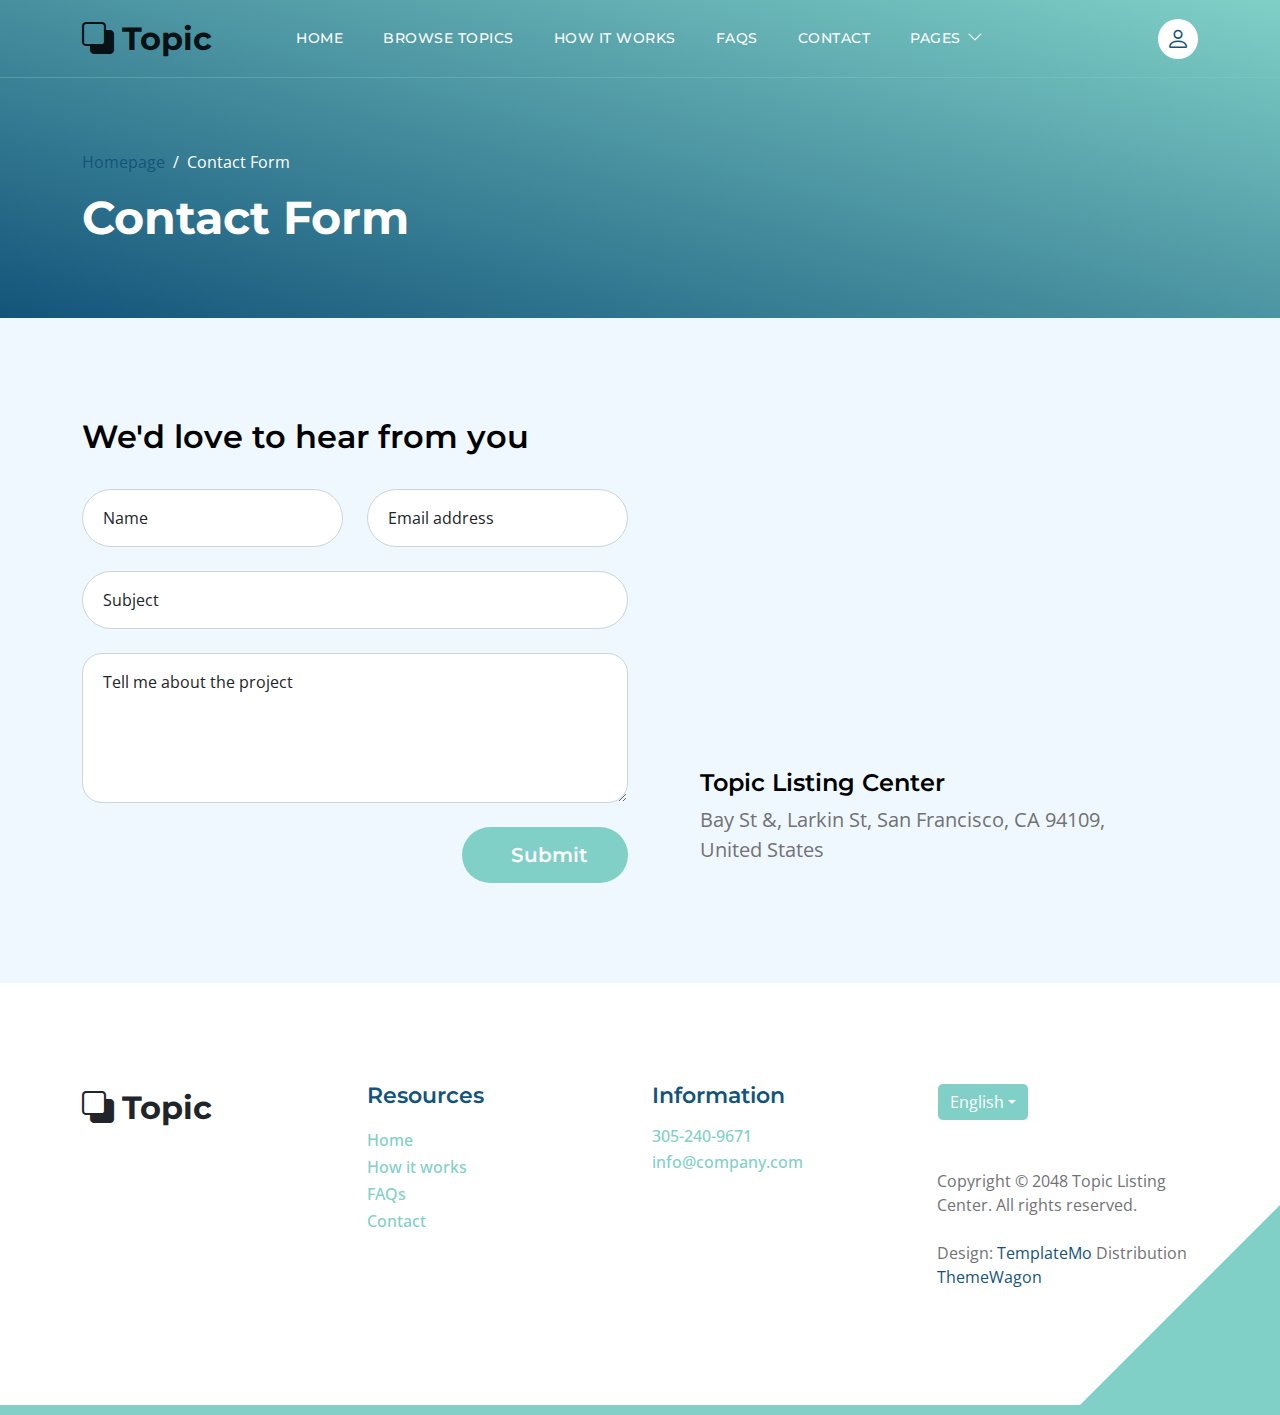
<file: contact.html>
<!doctype html>
<html lang="en">
    <head>
        <meta charset="utf-8">
        <meta name="viewport" content="width=device-width, initial-scale=1">

        <meta name="description" content="">
        <meta name="author" content="">

        <title>Topic Listing Contact Page</title>

        <!-- CSS FILES -->        
        <link rel="preconnect" href="https://fonts.googleapis.com">
        
        <link rel="preconnect" href="https://fonts.gstatic.com" crossorigin>

        <link href="https://fonts.googleapis.com/css2?family=Montserrat:wght@500;600;700&family=Open+Sans&display=swap" rel="stylesheet">
                        
        <link href="css/bootstrap.min.css" rel="stylesheet">

        <link href="css/bootstrap-icons.css" rel="stylesheet">

        <link href="css/templatemo-topic-listing.css" rel="stylesheet">
<!--

TemplateMo 590 topic listing

https://templatemo.com/tm-590-topic-listing

-->
    </head>
    
    <body class="topics-listing-page" id="top">

        <main>

            <nav class="navbar navbar-expand-lg">
                <div class="container">
                    <a class="navbar-brand" href="index.html">
                        <i class="bi-back"></i>
                        <span>Topic</span>
                    </a>

                    <div class="d-lg-none ms-auto me-4">
                        <a href="#top" class="navbar-icon bi-person smoothscroll"></a>
                    </div>
    
                    <button class="navbar-toggler" type="button" data-bs-toggle="collapse" data-bs-target="#navbarNav" aria-controls="navbarNav" aria-expanded="false" aria-label="Toggle navigation">
                        <span class="navbar-toggler-icon"></span>
                    </button>
    
                    <div class="collapse navbar-collapse" id="navbarNav">
                        <ul class="navbar-nav ms-lg-5 me-lg-auto">
                            <li class="nav-item">
                                <a class="nav-link click-scroll" href="index.html#section_1">Home</a>
                            </li>

                            <li class="nav-item">
                                <a class="nav-link click-scroll" href="index.html#section_2">Browse Topics</a>
                            </li>
    
                            <li class="nav-item">
                                <a class="nav-link click-scroll" href="index.html#section_3">How it works</a>
                            </li>

                            <li class="nav-item">
                                <a class="nav-link click-scroll" href="index.html#section_4">FAQs</a>
                            </li>
    
                            <li class="nav-item">
                                <a class="nav-link click-scroll" href="index.html#section_5">Contact</a>
                            </li>

                            <li class="nav-item dropdown">
                                <a class="nav-link dropdown-toggle" href="#section_5" id="navbarLightDropdownMenuLink" role="button" data-bs-toggle="dropdown" aria-expanded="false">Pages</a>

                                <ul class="dropdown-menu dropdown-menu-light" aria-labelledby="navbarLightDropdownMenuLink">
                                    <li><a class="dropdown-item" href="topics-listing.html">Topics Listing</a></li>

                                    <li><a class="dropdown-item active" href="contact.html">Contact Form</a></li>
                                </ul>
                            </li>
                        </ul>

                        <div class="d-none d-lg-block">
                            <a href="#top" class="navbar-icon bi-person smoothscroll"></a>
                        </div>
                    </div>
                </div>
            </nav>


            <header class="site-header d-flex flex-column justify-content-center align-items-center">
                <div class="container">
                    <div class="row align-items-center">

                        <div class="col-lg-5 col-12">
                            <nav aria-label="breadcrumb">
                                <ol class="breadcrumb">
                                    <li class="breadcrumb-item"><a href="index.html">Homepage</a></li>

                                    <li class="breadcrumb-item active" aria-current="page">Contact Form</li>
                                </ol>
                            </nav>

                            <h2 class="text-white">Contact Form</h2>
                        </div>

                    </div>
                </div>
            </header>


            <section class="section-padding section-bg">
                <div class="container">
                    <div class="row">

                        <div class="col-lg-12 col-12">
                            <h3 class="mb-4 pb-2">We'd love to hear from you</h3>
                        </div>

                        <div class="col-lg-6 col-12">
                            <form action="#" method="post" class="custom-form contact-form" role="form">
                                <div class="row">
                                    <div class="col-lg-6 col-md-6 col-12">
                                        <div class="form-floating">
                                            <input type="text" name="name" id="name" class="form-control" placeholder="Name" required="">
                                            
                                            <label for="floatingInput">Name</label>
                                        </div>
                                    </div>

                                    <div class="col-lg-6 col-md-6 col-12"> 
                                        <div class="form-floating">
                                            <input type="email" name="email" id="email" pattern="[^ @]*@[^ @]*" class="form-control" placeholder="Email address" required="">
                                            
                                            <label for="floatingInput">Email address</label>
                                        </div>
                                    </div>

                                    <div class="col-lg-12 col-12">
                                        <div class="form-floating">
                                            <input type="text" name="subject" id="name" class="form-control" placeholder="Name" required="">
                                            
                                            <label for="floatingInput">Subject</label>
                                        </div>

                                        <div class="form-floating">
                                            <textarea class="form-control" id="message" name="message" placeholder="Tell me about the project"></textarea>
                                            
                                            <label for="floatingTextarea">Tell me about the project</label>
                                        </div>
                                    </div>

                                    <div class="col-lg-4 col-12 ms-auto">
                                        <button type="submit" class="form-control">Submit</button>
                                    </div>

                                </div>
                            </form>
                        </div>

                        <div class="col-lg-5 col-12 mx-auto mt-5 mt-lg-0">
                            <iframe class="google-map" src="https://www.google.com/maps/embed?pb=!1m18!1m12!1m3!1d2595.065641062665!2d-122.4230416990949!3d37.80335401520422!2m3!1f0!2f0!3f0!3m2!1i1024!2i768!4f13.1!3m3!1m2!1s0x80858127459fabad%3A0x808ba520e5e9edb7!2sFrancisco%20Park!5e1!3m2!1sen!2sth!4v1684340239744!5m2!1sen!2sth" width="100%" height="250" style="border:0;" allowfullscreen="" loading="lazy" referrerpolicy="no-referrer-when-downgrade"></iframe>

                            <h5 class="mt-4 mb-2">Topic Listing Center</h5>

                            <p>Bay St &amp;, Larkin St, San Francisco, CA 94109, United States</p>
                        </div>

                    </div>
                </div>
            </section>
        </main>

        <footer class="site-footer section-padding">
            <div class="container">
                <div class="row">

                    <div class="col-lg-3 col-12 mb-4 pb-2">
                        <a class="navbar-brand mb-2" href="index.html">
                            <i class="bi-back"></i>
                            <span>Topic</span>
                        </a>
                    </div>

                    <div class="col-lg-3 col-md-4 col-6">
                        <h6 class="site-footer-title mb-3">Resources</h6>

                        <ul class="site-footer-links">
                            <li class="site-footer-link-item">
                                <a href="#" class="site-footer-link">Home</a>
                            </li>

                            <li class="site-footer-link-item">
                                <a href="#" class="site-footer-link">How it works</a>
                            </li>

                            <li class="site-footer-link-item">
                                <a href="#" class="site-footer-link">FAQs</a>
                            </li>

                            <li class="site-footer-link-item">
                                <a href="#" class="site-footer-link">Contact</a>
                            </li>
                        </ul>
                    </div>

                    <div class="col-lg-3 col-md-4 col-6 mb-4 mb-lg-0">
                        <h6 class="site-footer-title mb-3">Information</h6>

                        <p class="text-white d-flex mb-1">
                            <a href="tel: 305-240-9671" class="site-footer-link">
                                305-240-9671
                            </a>
                        </p>

                        <p class="text-white d-flex">
                            <a href="mailto:info@company.com" class="site-footer-link">
                                info@company.com
                            </a>
                        </p>
                    </div>

                    <div class="col-lg-3 col-md-4 col-12 mt-4 mt-lg-0 ms-auto">
                        <div class="dropdown">
                            <button class="btn btn-secondary dropdown-toggle" type="button" data-bs-toggle="dropdown" aria-expanded="false">
                            English</button>

                            <ul class="dropdown-menu">
                                <li><button class="dropdown-item" type="button">Thai</button></li>

                                <li><button class="dropdown-item" type="button">Myanmar</button></li>

                                <li><button class="dropdown-item" type="button">Arabic</button></li>
                            </ul>
                        </div>

                        <p class="copyright-text mt-lg-5 mt-4">Copyright © 2048 Topic Listing Center. All rights reserved.
                        <br><br>Design: <a rel="nofollow" href="https://templatemo.com" target="_blank">TemplateMo</a> Distribution <a href="https://themewagon.com">ThemeWagon</a></p>
                        
                    </div>

                </div>
            </div>
        </footer>

        <!-- JAVASCRIPT FILES -->
        <script src="js/jquery.min.js"></script>
        <script src="js/bootstrap.bundle.min.js"></script>
        <script src="js/jquery.sticky.js"></script>
        <script src="js/custom.js"></script>

    </body>
</html>
</file>
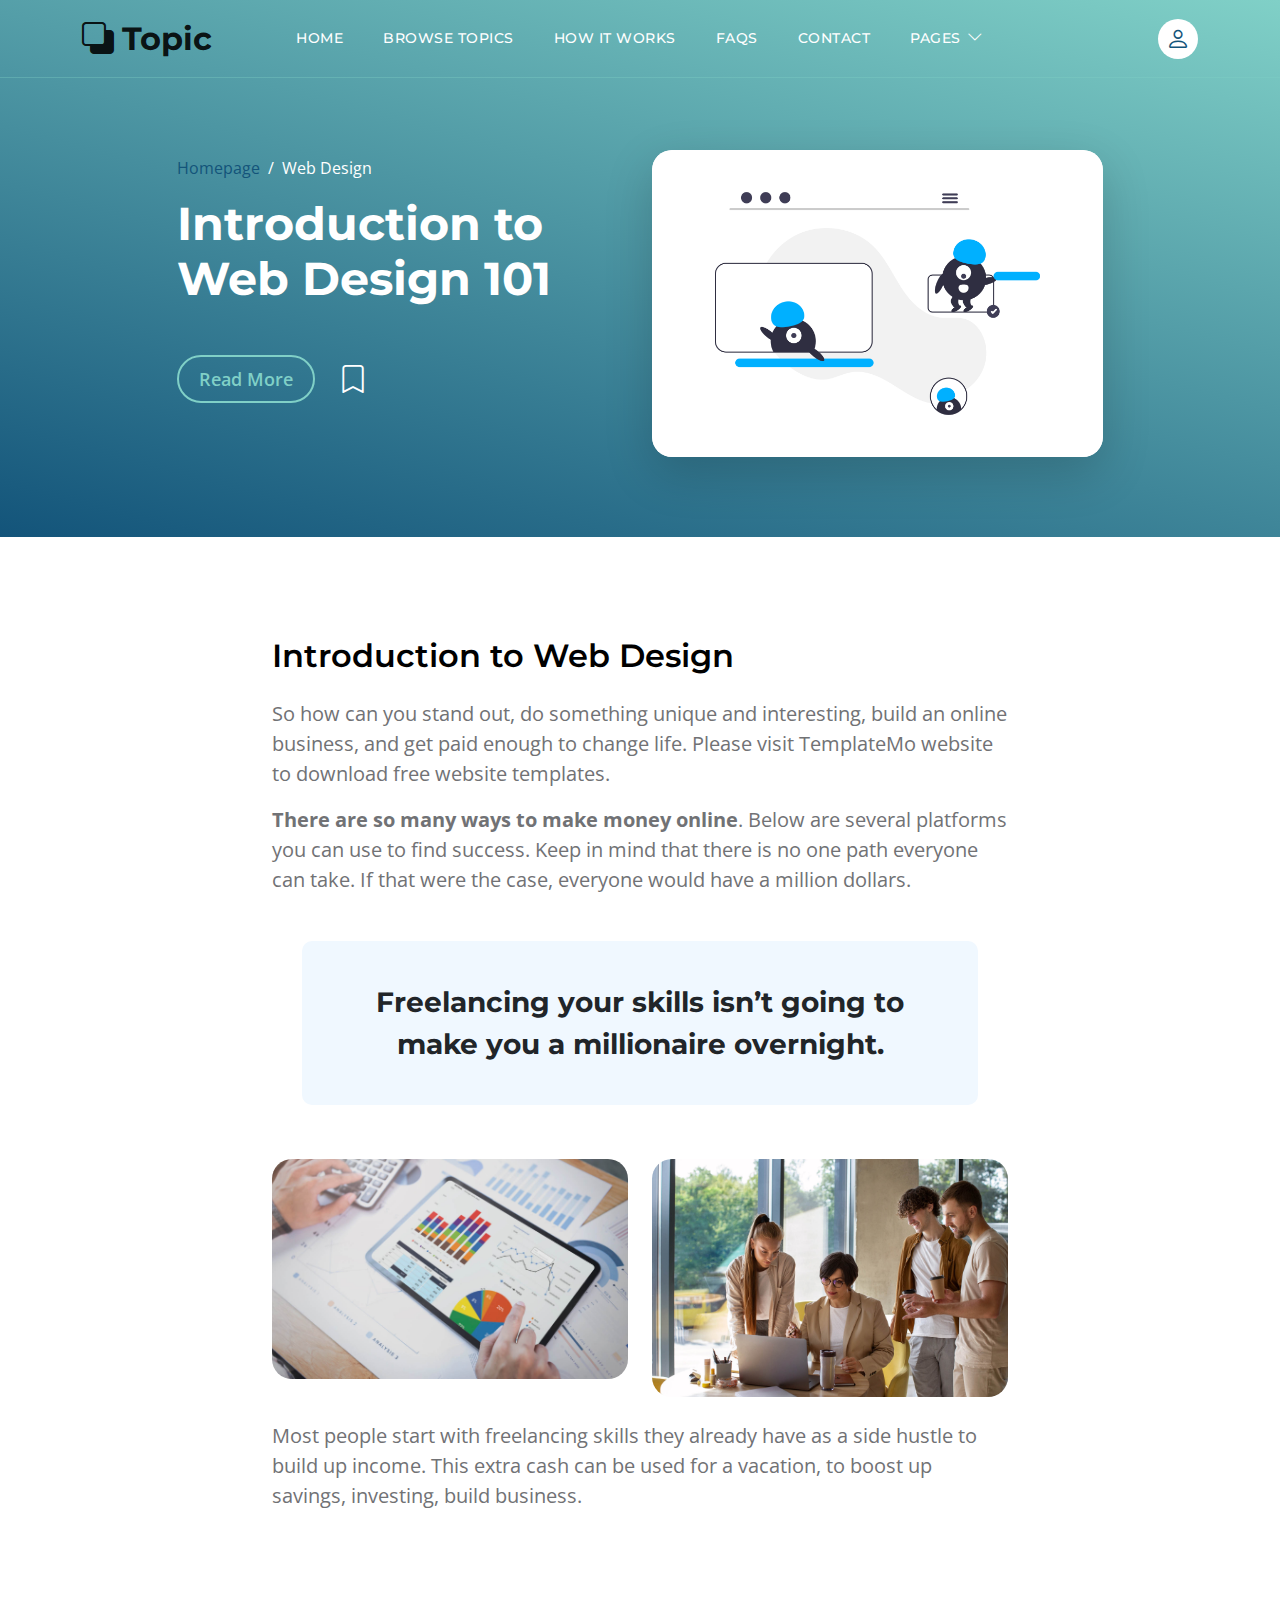
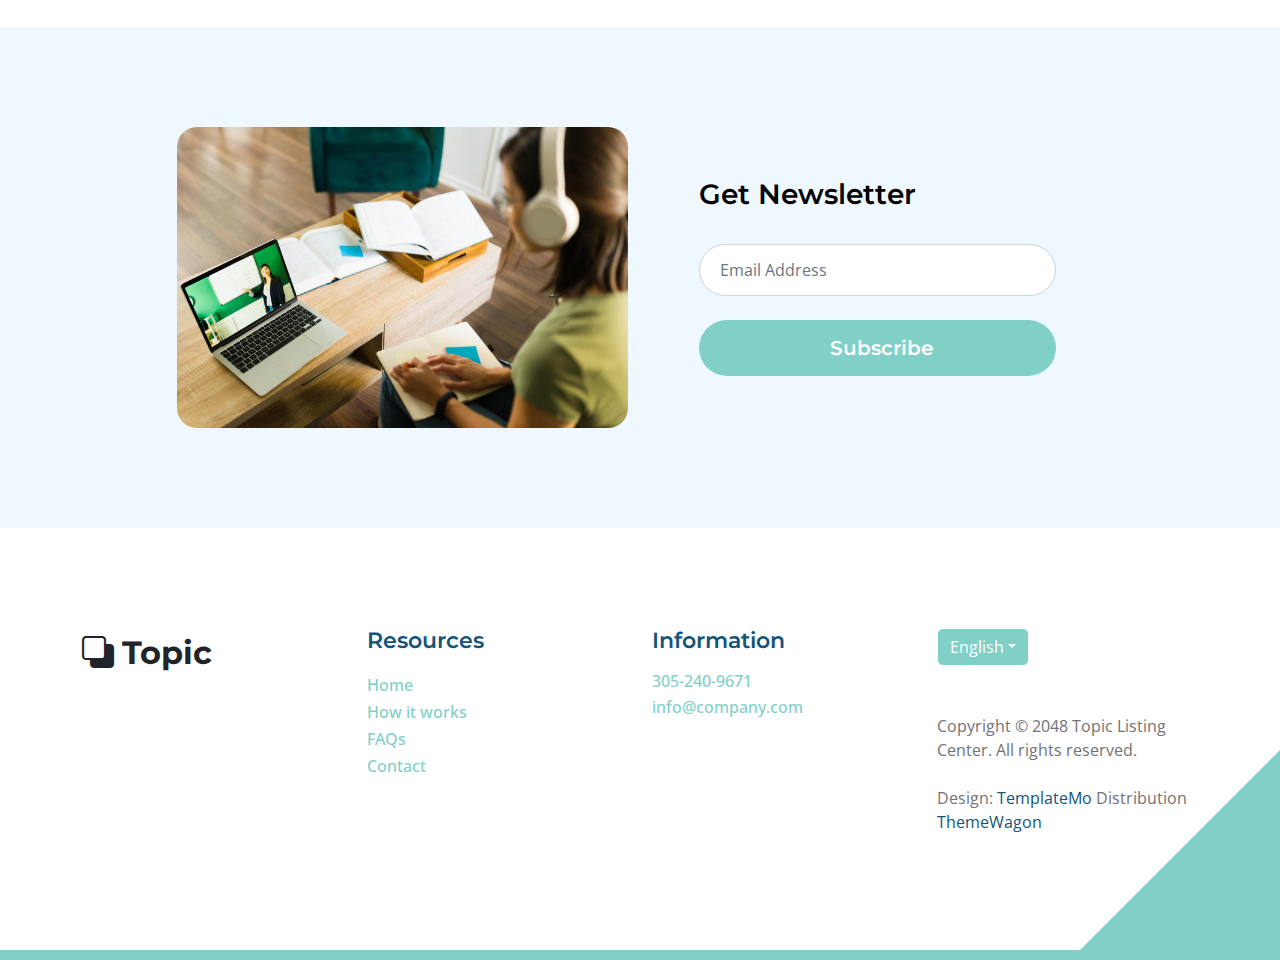
<file: topics-detail.html>
<!doctype html>
<html lang="en">
    <head>
        <meta charset="utf-8">
        <meta name="viewport" content="width=device-width, initial-scale=1">

        <meta name="description" content="">
        <meta name="author" content="">

        <title>Topic Detail Page</title>

        <!-- CSS FILES -->        
        <link rel="preconnect" href="https://fonts.googleapis.com">
        
        <link rel="preconnect" href="https://fonts.gstatic.com" crossorigin>

        <link href="https://fonts.googleapis.com/css2?family=Montserrat:wght@500;600;700&family=Open+Sans&display=swap" rel="stylesheet">
                        
        <link href="css/bootstrap.min.css" rel="stylesheet">

        <link href="css/bootstrap-icons.css" rel="stylesheet">

        <link href="css/templatemo-topic-listing.css" rel="stylesheet">
<!--

TemplateMo 590 topic listing

https://templatemo.com/tm-590-topic-listing

-->
    </head>
    
    <body id="top">

        <main>

            <nav class="navbar navbar-expand-lg">
                <div class="container">
                    <a class="navbar-brand" href="index.html">
                        <i class="bi-back"></i>
                        <span>Topic</span>
                    </a>

                    <div class="d-lg-none ms-auto me-4">
                        <a href="#top" class="navbar-icon bi-person smoothscroll"></a>
                    </div>
    
                    <button class="navbar-toggler" type="button" data-bs-toggle="collapse" data-bs-target="#navbarNav" aria-controls="navbarNav" aria-expanded="false" aria-label="Toggle navigation">
                        <span class="navbar-toggler-icon"></span>
                    </button>
    
                    <div class="collapse navbar-collapse" id="navbarNav">
                        <ul class="navbar-nav ms-lg-5 me-lg-auto">
                            <li class="nav-item">
                                <a class="nav-link click-scroll" href="index.html#section_1">Home</a>
                            </li>

                            <li class="nav-item">
                                <a class="nav-link click-scroll" href="index.html#section_2">Browse Topics</a>
                            </li>
    
                            <li class="nav-item">
                                <a class="nav-link click-scroll" href="index.html#section_3">How it works</a>
                            </li>

                            <li class="nav-item">
                                <a class="nav-link click-scroll" href="index.html#section_4">FAQs</a>
                            </li>
    
                            <li class="nav-item">
                                <a class="nav-link click-scroll" href="index.html#section_5">Contact</a>
                            </li>

                            <li class="nav-item dropdown">
                                <a class="nav-link dropdown-toggle" href="#section_5" id="navbarLightDropdownMenuLink" role="button" data-bs-toggle="dropdown" aria-expanded="false">Pages</a>

                                <ul class="dropdown-menu dropdown-menu-light" aria-labelledby="navbarLightDropdownMenuLink">
                                    <li><a class="dropdown-item" href="topics-listing.html">Topics Listing</a></li>

                                    <li><a class="dropdown-item" href="contact.html">Contact Form</a></li>
                                </ul>
                            </li>
                        </ul>

                        <div class="d-none d-lg-block">
                            <a href="#top" class="navbar-icon bi-person smoothscroll"></a>
                        </div>
                    </div>
                </div>
            </nav>
            

            <header class="site-header d-flex flex-column justify-content-center align-items-center">
                <div class="container">
                    <div class="row justify-content-center align-items-center">

                        <div class="col-lg-5 col-12 mb-5">
                            <nav aria-label="breadcrumb">
                                <ol class="breadcrumb">
                                    <li class="breadcrumb-item"><a href="index.html">Homepage</a></li>

                                    <li class="breadcrumb-item active" aria-current="page">Web Design</li>
                                </ol>
                            </nav>

                            <h2 class="text-white">Introduction to <br> Web Design 101</h2>

                            <div class="d-flex align-items-center mt-5">
                                <a href="#topics-detail" class="btn custom-btn custom-border-btn smoothscroll me-4">Read More</a>

                                <a href="#top" class="custom-icon bi-bookmark smoothscroll"></a>
                            </div>
                        </div>

                        <div class="col-lg-5 col-12">
                            <div class="topics-detail-block bg-white shadow-lg">
                                <img src="images/topics/undraw_Remote_design_team_re_urdx.png" class="topics-detail-block-image img-fluid">
                            </div>
                        </div>

                    </div>
                </div>
            </header>


            <section class="topics-detail-section section-padding" id="topics-detail">
                <div class="container">
                    <div class="row">

                        <div class="col-lg-8 col-12 m-auto">
                            <h3 class="mb-4">Introduction to Web Design</h3>

                            <p>So how can you stand out, do something unique and interesting, build an online business, and get paid enough to change life. Please visit TemplateMo website to download free website templates.</p>

                            <p><strong>There are so many ways to make money online</strong>. Below are several platforms you can use to find success. Keep in mind that there is no one path everyone can take. If that were the case, everyone would have a million dollars.</p>

                            <blockquote>
                                Freelancing your skills isn’t going to make you a millionaire overnight.
                            </blockquote>

                            <div class="row my-4">
                                <div class="col-lg-6 col-md-6 col-12">
                                    <img src="images/businesswoman-using-tablet-analysis.jpg" class="topics-detail-block-image img-fluid">
                                </div>

                                <div class="col-lg-6 col-md-6 col-12 mt-4 mt-lg-0 mt-md-0">
                                    <img src="images/colleagues-working-cozy-office-medium-shot.jpg" class="topics-detail-block-image img-fluid">
                                </div>
                            </div>

                            <p>Most people start with freelancing skills they already have as a side hustle to build up income. This extra cash can be used for a vacation, to boost up savings, investing, build business.</p>
                        </div>

                    </div>
                </div>
            </section>


            <section class="section-padding section-bg">
                <div class="container">
                    <div class="row justify-content-center">

                        <div class="col-lg-5 col-12">
                            <img src="images/rear-view-young-college-student.jpg" class="newsletter-image img-fluid" alt="">
                        </div>

                        <div class="col-lg-5 col-12 subscribe-form-wrap d-flex justify-content-center align-items-center">
                            <form class="custom-form subscribe-form" action="#" method="post" role="form">
                                <h4 class="mb-4 pb-2">Get Newsletter</h4>

                                <input type="email" name="subscribe-email" id="subscribe-email" pattern="[^ @]*@[^ @]*" class="form-control" placeholder="Email Address" required="">

                                <div class="col-lg-12 col-12">
                                    <button type="submit" class="form-control">Subscribe</button>
                                </div>
                            </form>
                        </div>

                    </div>
                </div>
            </section>
        </main>
		
        <footer class="site-footer section-padding">
            <div class="container">
                <div class="row">

                    <div class="col-lg-3 col-12 mb-4 pb-2">
                        <a class="navbar-brand mb-2" href="index.html">
                            <i class="bi-back"></i>
                            <span>Topic</span>
                        </a>
                    </div>

                    <div class="col-lg-3 col-md-4 col-6">
                        <h6 class="site-footer-title mb-3">Resources</h6>

                        <ul class="site-footer-links">
                            <li class="site-footer-link-item">
                                <a href="#" class="site-footer-link">Home</a>
                            </li>

                            <li class="site-footer-link-item">
                                <a href="#" class="site-footer-link">How it works</a>
                            </li>

                            <li class="site-footer-link-item">
                                <a href="#" class="site-footer-link">FAQs</a>
                            </li>

                            <li class="site-footer-link-item">
                                <a href="#" class="site-footer-link">Contact</a>
                            </li>
                        </ul>
                    </div>

                    <div class="col-lg-3 col-md-4 col-6 mb-4 mb-lg-0">
                        <h6 class="site-footer-title mb-3">Information</h6>

                        <p class="text-white d-flex mb-1">
                            <a href="tel: 305-240-9671" class="site-footer-link">
                                305-240-9671
                            </a>
                        </p>

                        <p class="text-white d-flex">
                            <a href="mailto:info@company.com" class="site-footer-link">
                                info@company.com
                            </a>
                        </p>
                    </div>

                    <div class="col-lg-3 col-md-4 col-12 mt-4 mt-lg-0 ms-auto">
                        <div class="dropdown">
                            <button class="btn btn-secondary dropdown-toggle" type="button" data-bs-toggle="dropdown" aria-expanded="false">
                            English</button>

                            <ul class="dropdown-menu">
                                <li><button class="dropdown-item" type="button">Thai</button></li>

                                <li><button class="dropdown-item" type="button">Myanmar</button></li>

                                <li><button class="dropdown-item" type="button">Arabic</button></li>
                            </ul>
                        </div>

                        <p class="copyright-text mt-lg-5 mt-4">Copyright © 2048 Topic Listing Center. All rights reserved.
                        <br><br>Design: <a rel="nofollow" href="https://templatemo.com" target="_blank">TemplateMo</a> Distribution <a href="https://themewagon.com">ThemeWagon</a></p>
                        
                    </div>

                </div>
            </div>
        </footer>

        <!-- JAVASCRIPT FILES -->
        <script src="js/jquery.min.js"></script>
        <script src="js/bootstrap.bundle.min.js"></script>
        <script src="js/jquery.sticky.js"></script>
        <script src="js/custom.js"></script>

    </body>
</html>
</file>
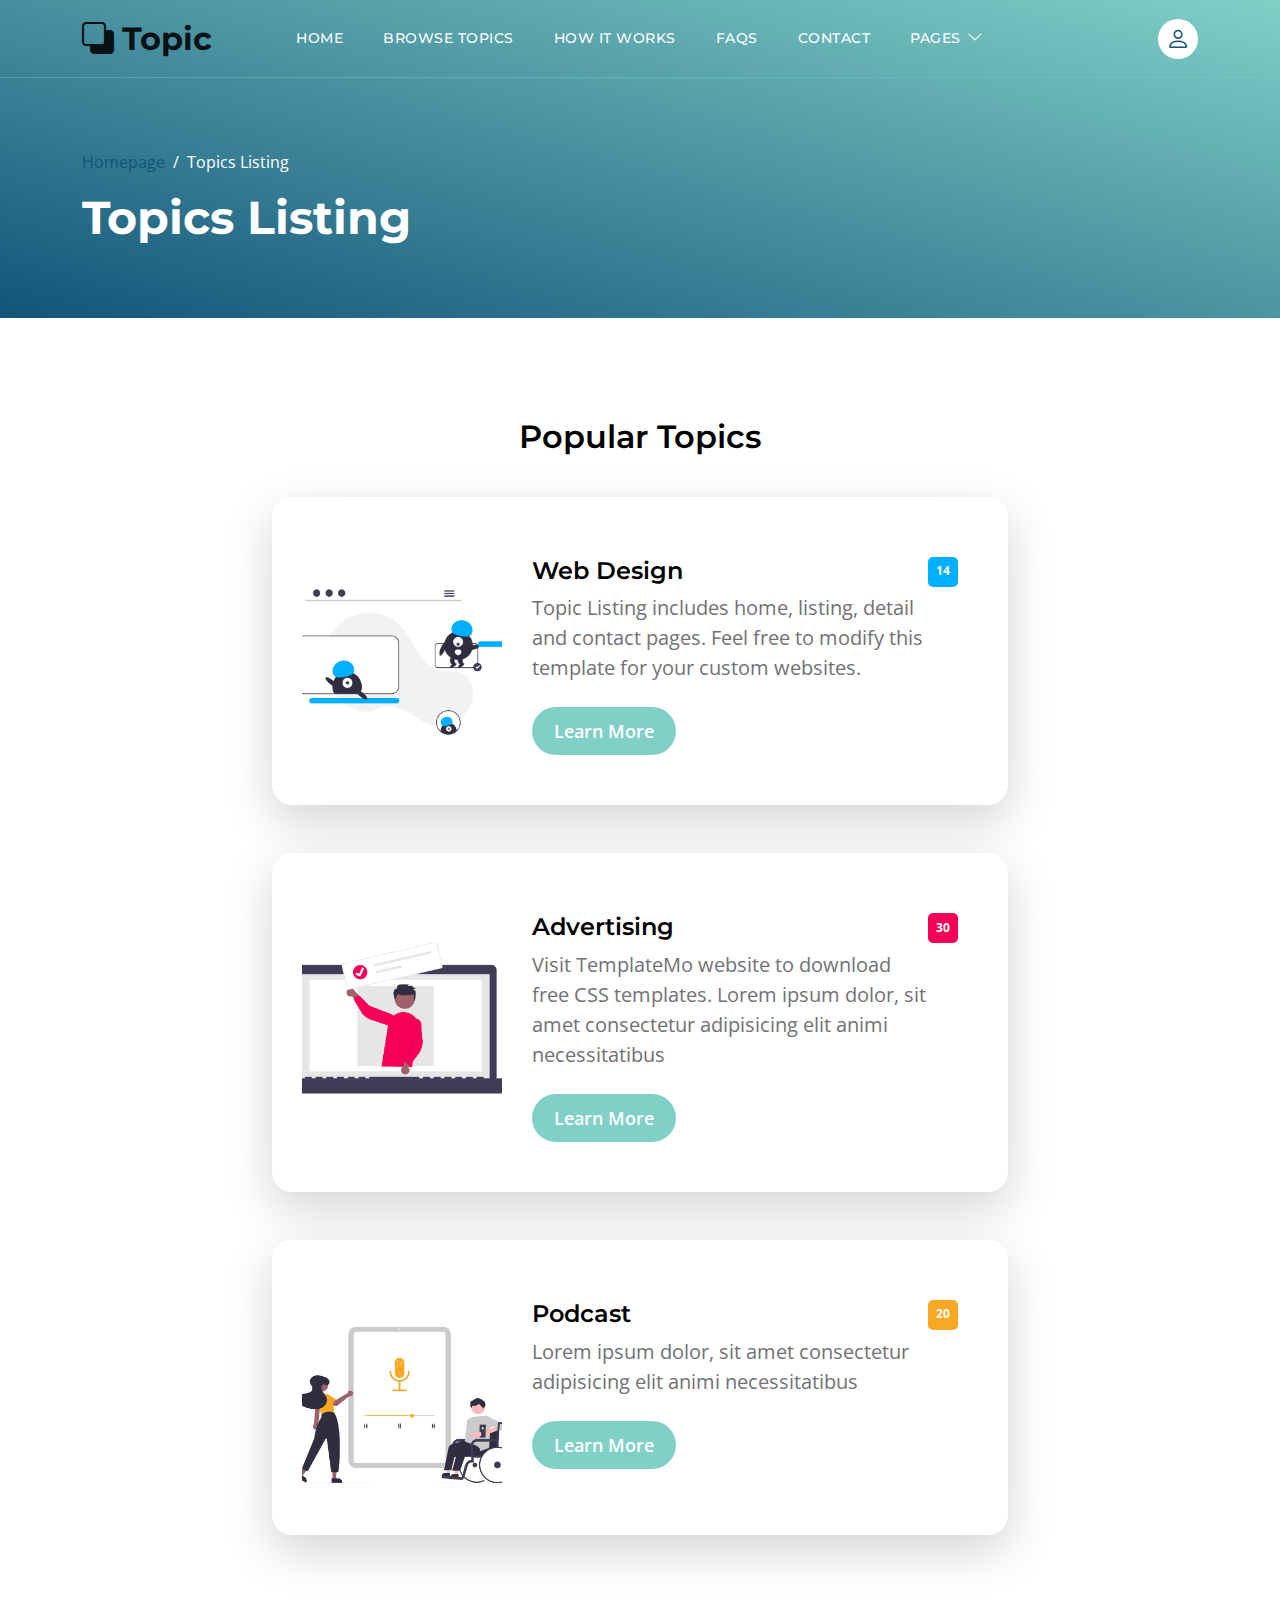
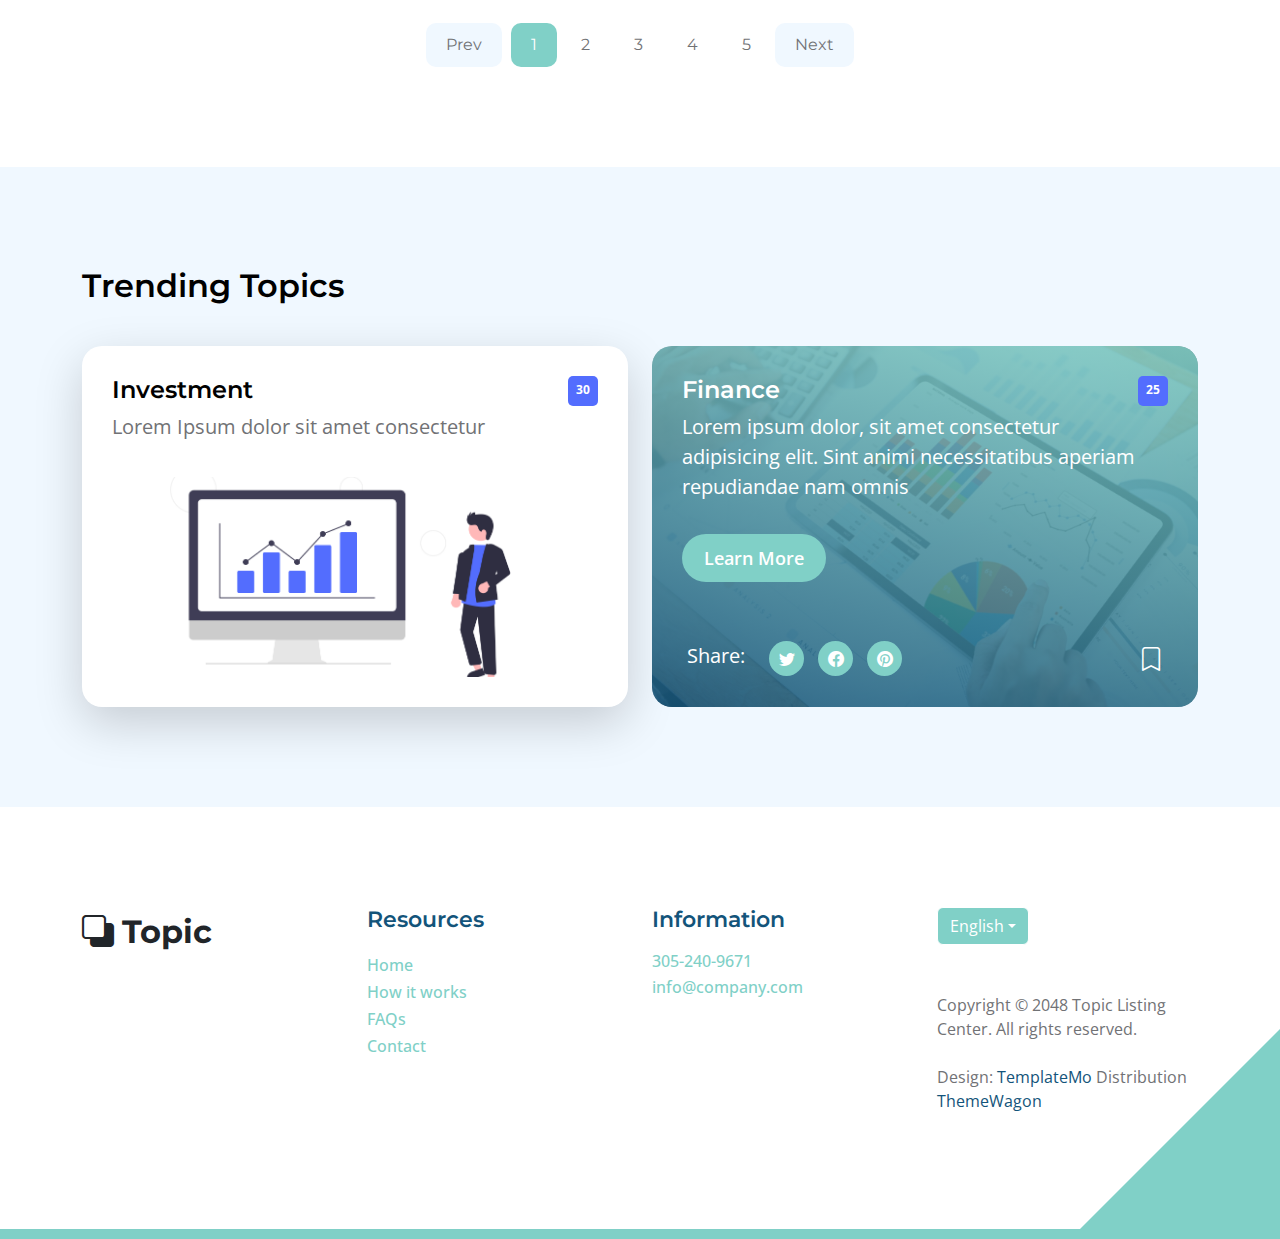
<file: topics-listing.html>
<!doctype html>
<html lang="en">
    <head>
        <meta charset="utf-8">
        <meta name="viewport" content="width=device-width, initial-scale=1">

        <meta name="description" content="">
        <meta name="author" content="">

        <title>Topic Listing Page</title>

        <!-- CSS FILES -->        
        <link rel="preconnect" href="https://fonts.googleapis.com">
        
        <link rel="preconnect" href="https://fonts.gstatic.com" crossorigin>

        <link href="https://fonts.googleapis.com/css2?family=Montserrat:wght@500;600;700&family=Open+Sans&display=swap" rel="stylesheet">
                        
        <link href="css/bootstrap.min.css" rel="stylesheet">

        <link href="css/bootstrap-icons.css" rel="stylesheet">

        <link href="css/templatemo-topic-listing.css" rel="stylesheet">
<!--

TemplateMo 590 topic listing

https://templatemo.com/tm-590-topic-listing

-->
    </head>
    
    <body class="topics-listing-page" id="top">

        <main>

            <nav class="navbar navbar-expand-lg">
                <div class="container">
                    <a class="navbar-brand" href="index.html">
                        <i class="bi-back"></i>
                        <span>Topic</span>
                    </a>

                    <div class="d-lg-none ms-auto me-4">
                        <a href="#top" class="navbar-icon bi-person smoothscroll"></a>
                    </div>
    
                    <button class="navbar-toggler" type="button" data-bs-toggle="collapse" data-bs-target="#navbarNav" aria-controls="navbarNav" aria-expanded="false" aria-label="Toggle navigation">
                        <span class="navbar-toggler-icon"></span>
                    </button>
    
                    <div class="collapse navbar-collapse" id="navbarNav">
                        <ul class="navbar-nav ms-lg-5 me-lg-auto">
                            <li class="nav-item">
                                <a class="nav-link click-scroll" href="index.html#section_1">Home</a>
                            </li>

                            <li class="nav-item">
                                <a class="nav-link click-scroll" href="index.html#section_2">Browse Topics</a>
                            </li>
    
                            <li class="nav-item">
                                <a class="nav-link click-scroll" href="index.html#section_3">How it works</a>
                            </li>

                            <li class="nav-item">
                                <a class="nav-link click-scroll" href="index.html#section_4">FAQs</a>
                            </li>
    
                            <li class="nav-item">
                                <a class="nav-link click-scroll" href="index.html#section_5">Contact</a>
                            </li>

                            <li class="nav-item dropdown">
                                <a class="nav-link dropdown-toggle" href="#section_5" id="navbarLightDropdownMenuLink" role="button" data-bs-toggle="dropdown" aria-expanded="false">Pages</a>

                                <ul class="dropdown-menu dropdown-menu-light" aria-labelledby="navbarLightDropdownMenuLink">
                                    <li><a class="dropdown-item active" href="topics-listing.html">Topics Listing</a></li>

                                    <li><a class="dropdown-item" href="contact.html">Contact Form</a></li>
                                </ul>
                            </li>
                        </ul>

                        <div class="d-none d-lg-block">
                            <a href="#top" class="navbar-icon bi-person smoothscroll"></a>
                        </div>
                    </div>
                </div>
            </nav>


            <header class="site-header d-flex flex-column justify-content-center align-items-center">
                <div class="container">
                    <div class="row align-items-center">

                        <div class="col-lg-5 col-12">
                            <nav aria-label="breadcrumb">
                                <ol class="breadcrumb">
                                    <li class="breadcrumb-item"><a href="index.html">Homepage</a></li>

                                    <li class="breadcrumb-item active" aria-current="page">Topics Listing</li>
                                </ol>
                            </nav>

                            <h2 class="text-white">Topics Listing</h2>
                        </div>

                    </div>
                </div>
            </header>


            <section class="section-padding">
                <div class="container">
                    <div class="row">

                        <div class="col-lg-12 col-12 text-center">
                            <h3 class="mb-4">Popular Topics</h3>
                        </div>

                        <div class="col-lg-8 col-12 mt-3 mx-auto">
                            <div class="custom-block custom-block-topics-listing bg-white shadow-lg mb-5">
                                <div class="d-flex">
                                    <img src="images/topics/undraw_Remote_design_team_re_urdx.png" class="custom-block-image img-fluid" alt="">

                                    <div class="custom-block-topics-listing-info d-flex">
                                        <div>
                                            <h5 class="mb-2">Web Design</h5>

                                            <p class="mb-0">Topic Listing includes home, listing, detail and contact pages. Feel free to modify this template for your custom websites.</p>

                                            <a href="#" class="btn custom-btn mt-3 mt-lg-4">Learn More</a>
                                        </div>

                                        <span class="badge bg-design rounded-pill ms-auto">14</span>
                                    </div>
                                </div>
                            </div>

                            <div class="custom-block custom-block-topics-listing bg-white shadow-lg mb-5">
                                <div class="d-flex">
                                    <img src="images/topics/undraw_online_ad_re_ol62.png" class="custom-block-image img-fluid" alt="">

                                    <div class="custom-block-topics-listing-info d-flex">
                                        <div>
                                            <h5 class="mb-2">Advertising</h5>

                                            <p class="mb-0">Visit TemplateMo website to download free CSS templates. Lorem ipsum dolor, sit amet consectetur adipisicing elit animi necessitatibus</p>

                                            <a href="#" class="btn custom-btn mt-3 mt-lg-4">Learn More</a>
                                        </div>

                                        <span class="badge bg-advertising rounded-pill ms-auto">30</span>
                                    </div>
                                </div>
                            </div>

                            <div class="custom-block custom-block-topics-listing bg-white shadow-lg mb-5">
                                <div class="d-flex">
                                    <img src="images/topics/undraw_Podcast_audience_re_4i5q.png" class="custom-block-image img-fluid" alt="">

                                    <div class="custom-block-topics-listing-info d-flex">
                                        <div>
                                            <h5 class="mb-2">Podcast</h5>

                                            <p class="mb-0">Lorem ipsum dolor, sit amet consectetur adipisicing elit animi necessitatibus</p>

                                            <a href="#" class="btn custom-btn mt-3 mt-lg-4">Learn More</a>
                                        </div>

                                        <span class="badge bg-music rounded-pill ms-auto">20</span>
                                    </div>
                                </div>
                            </div>
                        </div>

                        <div class="col-lg-12 col-12">
                            <nav aria-label="Page navigation example">
                                <ul class="pagination justify-content-center mb-0">
                                    <li class="page-item">
                                        <a class="page-link" href="#" aria-label="Previous">
                                            <span aria-hidden="true">Prev</span>
                                        </a>
                                    </li>

                                    <li class="page-item active" aria-current="page">
                                        <a class="page-link" href="#">1</a>
                                    </li>
                                    
                                    <li class="page-item">
                                        <a class="page-link" href="#">2</a>
                                    </li>
                                    
                                    <li class="page-item">
                                        <a class="page-link" href="#">3</a>
                                    </li>

                                    <li class="page-item">
                                        <a class="page-link" href="#">4</a>
                                    </li>

                                    <li class="page-item">
                                        <a class="page-link" href="#">5</a>
                                    </li>
                                    
                                    <li class="page-item">
                                        <a class="page-link" href="#" aria-label="Next">
                                            <span aria-hidden="true">Next</span>
                                        </a>
                                    </li>
                                </ul>
                            </nav>
                        </div>

                    </div>
                </div>
            </section>


            <section class="section-padding section-bg">
                <div class="container">
                    <div class="row">

                        <div class="col-lg-12 col-12">
                            <h3 class="mb-4">Trending Topics</h3>
                        </div>

                        <div class="col-lg-6 col-md-6 col-12 mt-3 mb-4 mb-lg-0">
                            <div class="custom-block bg-white shadow-lg">
                                <a href="#">
                                    <div class="d-flex">
                                        <div>
                                            <h5 class="mb-2">Investment</h5>

                                            <p class="mb-0">Lorem Ipsum dolor sit amet consectetur</p>
                                        </div>

                                        <span class="badge bg-finance rounded-pill ms-auto">30</span>
                                    </div>

                                    <img src="images/topics/undraw_Finance_re_gnv2.png" class="custom-block-image img-fluid" alt="">
                                </a>
                            </div>
                        </div>

                        <div class="col-lg-6 col-md-6 col-12 mt-lg-3">
                            <div class="custom-block custom-block-overlay">
                                <div class="d-flex flex-column h-100">
                                    <img src="images/businesswoman-using-tablet-analysis.jpg" class="custom-block-image img-fluid" alt="">

                                    <div class="custom-block-overlay-text d-flex">
                                        <div>
                                            <h5 class="text-white mb-2">Finance</h5>

                                            <p class="text-white">Lorem ipsum dolor, sit amet consectetur adipisicing elit. Sint animi necessitatibus aperiam repudiandae nam omnis</p>

                                            <a href="#" class="btn custom-btn mt-2 mt-lg-3">Learn More</a>
                                        </div>

                                        <span class="badge bg-finance rounded-pill ms-auto">25</span>
                                    </div>

                                    <div class="social-share d-flex">
                                        <p class="text-white me-4">Share:</p>

                                        <ul class="social-icon">
                                            <li class="social-icon-item">
                                                <a href="#" class="social-icon-link bi-twitter"></a>
                                            </li>

                                            <li class="social-icon-item">
                                                <a href="#" class="social-icon-link bi-facebook"></a>
                                            </li>

                                            <li class="social-icon-item">
                                                <a href="#" class="social-icon-link bi-pinterest"></a>
                                            </li>
                                        </ul>

                                        <a href="#" class="custom-icon bi-bookmark ms-auto"></a>
                                    </div>

                                    <div class="section-overlay"></div>
                                </div>
                            </div>
                        </div>

                    </div>
                </div>
            </section>
        </main>

		<footer class="site-footer section-padding">
            <div class="container">
                <div class="row">

                    <div class="col-lg-3 col-12 mb-4 pb-2">
                        <a class="navbar-brand mb-2" href="index.html">
                            <i class="bi-back"></i>
                            <span>Topic</span>
                        </a>
                    </div>

                    <div class="col-lg-3 col-md-4 col-6">
                        <h6 class="site-footer-title mb-3">Resources</h6>

                        <ul class="site-footer-links">
                            <li class="site-footer-link-item">
                                <a href="#" class="site-footer-link">Home</a>
                            </li>

                            <li class="site-footer-link-item">
                                <a href="#" class="site-footer-link">How it works</a>
                            </li>

                            <li class="site-footer-link-item">
                                <a href="#" class="site-footer-link">FAQs</a>
                            </li>

                            <li class="site-footer-link-item">
                                <a href="#" class="site-footer-link">Contact</a>
                            </li>
                        </ul>
                    </div>

                    <div class="col-lg-3 col-md-4 col-6 mb-4 mb-lg-0">
                        <h6 class="site-footer-title mb-3">Information</h6>

                        <p class="text-white d-flex mb-1">
                            <a href="tel: 305-240-9671" class="site-footer-link">
                                305-240-9671
                            </a>
                        </p>

                        <p class="text-white d-flex">
                            <a href="mailto:info@company.com" class="site-footer-link">
                                info@company.com
                            </a>
                        </p>
                    </div>

                    <div class="col-lg-3 col-md-4 col-12 mt-4 mt-lg-0 ms-auto">
                        <div class="dropdown">
                            <button class="btn btn-secondary dropdown-toggle" type="button" data-bs-toggle="dropdown" aria-expanded="false">
                            English</button>

                            <ul class="dropdown-menu">
                                <li><button class="dropdown-item" type="button">Thai</button></li>

                                <li><button class="dropdown-item" type="button">Myanmar</button></li>

                                <li><button class="dropdown-item" type="button">Arabic</button></li>
                            </ul>
                        </div>

                        <p class="copyright-text mt-lg-5 mt-4">Copyright © 2048 Topic Listing Center. All rights reserved.
                        <br><br>Design: <a rel="nofollow" href="https://templatemo.com" target="_blank">TemplateMo</a> Distribution <a href="https://themewagon.com">ThemeWagon</a></p>
                        
                    </div>

                </div>
            </div>
        </footer>

        <!-- JAVASCRIPT FILES -->
        <script src="js/jquery.min.js"></script>
        <script src="js/bootstrap.bundle.min.js"></script>
        <script src="js/jquery.sticky.js"></script>
        <script src="js/custom.js"></script>

    </body>
</html>
</file>
<file: css/templatemo-topic-listing.css>
/*

TemplateMo 590 topic listing

https://templatemo.com/tm-590-topic-listing

*/

/*---------------------------------------
  CUSTOM PROPERTIES ( VARIABLES )             
-----------------------------------------*/
:root {
  --white-color:                  #ffffff;
  --primary-color:                #13547a;
  --secondary-color:              #80d0c7;
  --section-bg-color:             #f0f8ff;
  --custom-btn-bg-color:          #80d0c7;
  --custom-btn-bg-hover-color:    #13547a;
  --dark-color:                   #000000;
  --p-color:                      #717275;
  --border-color:                 #7fffd4;
  --link-hover-color:             #13547a;

  --body-font-family:             'Open Sans', sans-serif;
  --title-font-family:            'Montserrat', sans-serif;

  --h1-font-size:                 58px;
  --h2-font-size:                 46px;
  --h3-font-size:                 32px;
  --h4-font-size:                 28px;
  --h5-font-size:                 24px;
  --h6-font-size:                 22px;
  --p-font-size:                  20px;
  --menu-font-size:               14px;
  --btn-font-size:                18px;
  --copyright-font-size:          16px;

  --border-radius-large:          100px;
  --border-radius-medium:         20px;
  --border-radius-small:          10px;

  --font-weight-normal:           400;
  --font-weight-medium:           500;
  --font-weight-semibold:         600;
  --font-weight-bold:             700;
}

body {
  background-color: var(--white-color);
  font-family: var(--body-font-family); 
}


/*---------------------------------------
  TYPOGRAPHY               
-----------------------------------------*/

h2,
h3,
h4,
h5,
h6 {
  color: var(--dark-color);
}

h1,
h2,
h3,
h4,
h5,
h6 {
  font-family: var(--title-font-family); 
  font-weight: var(--font-weight-semibold);
}

h1 {
  font-size: var(--h1-font-size);
  font-weight: var(--font-weight-bold);
}

h2 {
  font-size: var(--h2-font-size);
  font-weight: var(--font-weight-bold);
}

h3 {
  font-size: var(--h3-font-size);
}

h4 {
  font-size: var(--h4-font-size);
}

h5 {
  font-size: var(--h5-font-size);
}

h6 {
  color: var(--primary-color);
  font-size: var(--h6-font-size);
}

p {
  color: var(--p-color);
  font-size: var(--p-font-size);
  font-weight: var(--font-weight-normal);
}

ul li {
  color: var(--p-color);
  font-size: var(--p-font-size);
  font-weight: var(--font-weight-normal);
}

a, 
button {
  touch-action: manipulation;
  transition: all 0.3s;
}

a {
  display: inline-block;
  color: var(--primary-color);
  text-decoration: none;
}

a:hover {
  color: var(--link-hover-color);
}

b,
strong {
  font-weight: var(--font-weight-bold);
}


/*---------------------------------------
  SECTION               
-----------------------------------------*/
.section-padding {
  padding-top: 100px;
  padding-bottom: 100px;
}

.section-bg {
  background-color: var(--section-bg-color);
}

.section-overlay {
  background-image: linear-gradient(15deg, #13547a 0%, #80d0c7 100%);
  position: absolute;
  top: 0;
  left: 0;
  pointer-events: none;
  width: 100%;
  height: 100%;
  opacity: 0.85;
}

.section-overlay + .container {
  position: relative;
}

.tab-content {
  background-color: var(--white-color);
  border-radius: var(--border-radius-medium);
}

.nav-tabs {
  border-bottom: 1px solid #ecf3f2;
  margin-bottom: 40px;
  justify-content: center;
}

.nav-tabs .nav-link {
  border-radius: 0;
  border-top: 0;
  border-right: 0;
  border-left: 0;
  color: var(--p-color);
  font-family: var(--title-font-family);
  font-size: var(--btn-font-size);
  font-weight: var(--font-weight-medium);
  padding: 15px 25px;
  transition: all 0.3s;
}

.nav-tabs .nav-link:first-child {
  margin-right: 20px;
}

.nav-tabs .nav-item.show .nav-link, 
.nav-tabs .nav-link.active,
.nav-tabs .nav-link:focus, 
.nav-tabs .nav-link:hover {
  border-bottom-color: var(--primary-color);
  color: var(--primary-color);
}


/*---------------------------------------
  CUSTOM ICON COLOR               
-----------------------------------------*/
.custom-icon {
  color: var(--secondary-color);
}


/*---------------------------------------
  CUSTOM BUTTON               
-----------------------------------------*/
.custom-btn {
  background: var(--custom-btn-bg-color);
  border: 2px solid transparent;
  border-radius: var(--border-radius-large);
  color: var(--white-color);
  font-size: var(--btn-font-size);
  font-weight: var(--font-weight-semibold);
  line-height: normal;
  transition: all 0.3s;
  padding: 10px 20px;
}

.custom-btn:hover {
  background: var(--custom-btn-bg-hover-color);
  color: var(--white-color);
}

.custom-border-btn {
  background: transparent;
  border: 2px solid var(--custom-btn-bg-color);
  color: var(--custom-btn-bg-color);
}

.custom-border-btn:hover {
  background: var(--custom-btn-bg-color);
  border-color: transparent;
  color: var(--white-color);
}

.custom-btn-bg-white {
  border-color: var(--white-color);
  color: var(--white-color);
}


/*---------------------------------------
  SITE HEADER              
-----------------------------------------*/
.site-header {
  background-image: linear-gradient(15deg, #13547a 0%, #80d0c7 100%);
  padding-top: 150px;
  padding-bottom: 80px;
}

.site-header .container {
  height: 100%;
}

.breadcrumb-item+.breadcrumb-item::before,
.breadcrumb-item a:hover,
.breadcrumb-item.active {
  color: var(--white-color);
}

.site-header .custom-icon {
  color: var(--white-color);
  font-size: var(--h4-font-size);
}

.site-header .custom-icon:hover {
  color: var(--secondary-color);
}


/*---------------------------------------
  NAVIGATION              
-----------------------------------------*/
.sticky-wrapper {
  position: absolute;
  top: 0;
  right: 0;
  left: 0;
}

.sticky-wrapper.is-sticky .navbar {
  background-color: var(--secondary-color);
}

.navbar {
  background: transparent;
  border-bottom: 1px solid rgba(128, 208, 199, 0.35);
  z-index: 9;
}

.navbar-brand,
.navbar-brand:hover {
  font-size: var(--h3-font-size);
  font-weight: var(--font-weight-bold);
  display: block;
}

.navbar-brand span {
  font-family: var(--title-font-family);
}

.navbar-expand-lg .navbar-nav .nav-link {
  border-radius: var(--border-radius-large);
  margin: 10px;
  padding: 10px;
}

.navbar-nav .nav-link {
  display: inline-block;
  color: var(--white-color);
  font-family: var(--title-font-family); 
  font-size: var(--menu-font-size);
  font-weight: var(--font-weight-medium);
  text-transform: uppercase;
  letter-spacing: 0.5px;
  position: relative;
  padding-top: 15px;
  padding-bottom: 15px;
}

.navbar-nav .nav-link.active, 
.navbar-nav .nav-link:hover {
  color: var(--primary-color);
}

.navbar .dropdown-menu {
  background: var(--white-color);
  box-shadow: 0 1rem 3rem rgba(0,0,0,.175);
  border: 0;
  display: inherit;
  opacity: 0;
  min-width: 9rem;
  margin-top: 20px;
  padding: 13px 0 10px 0;
  transition: all 0.3s;
  pointer-events: none;
}

.navbar .dropdown-menu::before {
  content: "";
  width: 0;
  height: 0;
  border-left: 20px solid transparent;
  border-right: 20px solid transparent;
  border-bottom: 15px solid var(--white-color);
  position: absolute;
  top: -10px;
  left: 10px;
}

.navbar .dropdown-item {
  display: inline-block;
  color: var(--p-bg-color);
  font-family: var(--title-font-family); 
  font-size: var(--menu-font-size);
  font-weight: var(--font-weight-medium);
  text-transform: uppercase;
  letter-spacing: 0.5px;
  position: relative;
}

.navbar .dropdown-item.active, 
.navbar .dropdown-item:active,
.navbar .dropdown-item:focus, 
.navbar .dropdown-item:hover {
  background: transparent;
  color: var(--primary-color);
}

.navbar .dropdown-toggle::after {
  content: "\f282";
  display: inline-block;
  font-family: bootstrap-icons !important;
  font-size: var(--copyright-font-size);
  font-style: normal;
  font-weight: normal !important;
  font-variant: normal;
  text-transform: none;
  line-height: 1;
  vertical-align: -.125em;
  -webkit-font-smoothing: antialiased;
  -moz-osx-font-smoothing: grayscale;
  position: relative;
  left: 2px;
  border: 0;
}

@media screen and (min-width: 992px) {
  .navbar .dropdown:hover .dropdown-menu {
    opacity: 1;
    margin-top: 0;
    pointer-events: auto;
  }
}

.navbar-icon {
  background: var(--white-color);
  border-radius: var(--border-radius-large);
  display: inline-block;
  font-size: var(--h5-font-size);
  width: 40px;
  height: 40px;
  line-height: 40px;
  text-align: center;
  transition: all 0.3s ease;
}

.navbar-icon:hover {
  background: var(--primary-color);
  color: var(--white-color);
}

.navbar-toggler {
  border: 0;
  padding: 0;
  cursor: pointer;
  margin: 0;
  width: 30px;
  height: 35px;
  outline: none;
}

.navbar-toggler:focus {
  outline: none;
  box-shadow: none;
}

.navbar-toggler[aria-expanded="true"] .navbar-toggler-icon {
  background: transparent;
}

.navbar-toggler[aria-expanded="true"] .navbar-toggler-icon:before,
.navbar-toggler[aria-expanded="true"] .navbar-toggler-icon:after {
  transition: top 300ms 50ms ease, -webkit-transform 300ms 350ms ease;
  transition: top 300ms 50ms ease, transform 300ms 350ms ease;
  transition: top 300ms 50ms ease, transform 300ms 350ms ease, -webkit-transform 300ms 350ms ease;
  top: 0;
}

.navbar-toggler[aria-expanded="true"] .navbar-toggler-icon:before {
  transform: rotate(45deg);
}

.navbar-toggler[aria-expanded="true"] .navbar-toggler-icon:after {
  transform: rotate(-45deg);
}

.navbar-toggler .navbar-toggler-icon {
  background: var(--white-color);
  transition: background 10ms 300ms ease;
  display: block;
  width: 30px;
  height: 2px;
  position: relative;
}

.navbar-toggler .navbar-toggler-icon:before,
.navbar-toggler .navbar-toggler-icon:after {
  transition: top 300ms 350ms ease, -webkit-transform 300ms 50ms ease;
  transition: top 300ms 350ms ease, transform 300ms 50ms ease;
  transition: top 300ms 350ms ease, transform 300ms 50ms ease, -webkit-transform 300ms 50ms ease;
  position: absolute;
  right: 0;
  left: 0;
  background: var(--white-color);
  width: 30px;
  height: 2px;
  content: '';
}

.navbar-toggler .navbar-toggler-icon::before {
  top: -8px;
}

.navbar-toggler .navbar-toggler-icon::after {
  top: 8px;
}


/*---------------------------------------
  HERO        
-----------------------------------------*/
.hero-section {
  background-image: linear-gradient(15deg, #13547a 0%, #80d0c7 100%);
  position: relative;
  overflow: hidden;
  padding-top: 150px;
  padding-bottom: 150px;
}

.hero-section .input-group {
  background-color: var(--white-color);
  border-radius: var(--border-radius-large);
  padding: 10px 15px;
}

.hero-section .input-group-text {
  background-color: transparent;
  border: 0;
}

.hero-section input[type="search"] {
  border: 0;
  box-shadow: none;
  margin-bottom: 0;
  padding-left: 0;
}

.hero-section button[type="submit"] {
  background-color: var(--primary-color);
  border: 0;
  border-radius: var(--border-radius-large) !important;
  color: var(--white-color);
  max-width: 150px;
}


/*---------------------------------------
  TOPICS              
-----------------------------------------*/
.featured-section {
  background-color: var(--secondary-color);
  border-radius: 0 0 100px 100px;
  padding-bottom: 100px;
}

.featured-section .row {
  position: relative;
  bottom: 100px;
  margin-bottom: -100px;
}

.custom-block {
  border-radius: var(--border-radius-medium);
  position: relative;
  overflow: hidden;
  padding: 30px;
  transition: all 0.3s ease;
  height: 100%;
}

.custom-block:hover {
  background-color: var(--secondary-color);
  transform: translateY(-3px);
}

.custom-block > a {
  width: 100%;
}

.custom-block-image {
  display: block;
  width: 100%;
  height: 200px;
  object-fit: cover;
  margin-top: 35px;
}

.custom-block .rounded-pill {
  border-radius: 5px !important;
  display: flex;
  justify-content: center;
  text-align: center;
  width: 30px;
  height: 30px;
  line-height: 20px;
}

.custom-block-overlay {
  height: 100%;
  min-height: 350px;
  padding: 0;
}

.custom-block-overlay > a {
  height: 100%;
}

.custom-block-overlay .custom-block-image {
  border-radius: var(--border-radius-medium);
  display: block;
  height: 100%;
  margin-top: 0;
}

.custom-block-overlay-text {
  position: absolute;
  z-index: 2;
  top: 0;
  right: 0;
  left: 0;
  padding: 30px;
}

.social-share {
  position: absolute;
  bottom: 0;
  right: 0;
  left: 0;
  z-index: 2;
  padding: 20px 35px;
}

.social-share .bi-bookmark {
  color: var(--white-color);
  font-size: var(--h5-font-size);
}

.social-share .bi-bookmark:hover {
  color: var(--secondary-color);
}

.bg-design {
  background-color: #00B0FF;
}

.bg-graphic {
  background-color: #00BFA6;
}

.bg-advertising {
  background-color: #F50057;
}

.bg-finance {
  background-color: #536DFE;
}

.bg-music {
  background-color: #F9A826;
}

.bg-education {
  background-color: #00BFA6;
}


/*---------------------------------------
  TOPICS               
-----------------------------------------*/
.topics-detail-block {
  border-radius: var(--border-radius-medium);
  position: relative;
  overflow: hidden;
}

.topics-detail-block-image {
  display: block;
  border-radius: var(--border-radius-medium);
}

blockquote {
  background-color: var(--section-bg-color);
  border-radius: var(--border-radius-small);
  font-family: var(--title-font-family);
  font-size: var(--h4-font-size);
  font-weight: var(--font-weight-bold);
  display: inline-block;
  text-align: center;
  margin: 30px;
  padding: 40px;
}

.topics-listing-page .site-header {
  padding-bottom: 65px;
}

.custom-block-topics-listing-info {
  margin: 30px 20px 20px 30px;
}

.custom-block-topics-listing {
  height: inherit;
}

.custom-block-topics-listing .custom-block-image {
  width: 200px;
}


/*---------------------------------------
  PAGINATION              
-----------------------------------------*/
.pagination {
  margin-top: 40px;
}

.page-link {
  border: 0;
  border-radius: var(--border-radius-small);
  color: var(--p-color);
  font-family: var(--title-font-family);
  margin: 0 5px;
  padding: 10px 20px;
}

.page-link:hover,
.page-item:first-child .page-link:hover,
.page-item:last-child .page-link:hover {
  background-color: var(--secondary-color);
  color: var(--white-color);
}

.page-item:first-child .page-link {
  margin-right: 10px;
}

.page-item:first-child .page-link,
.page-item:last-child .page-link {
  background-color: var(--section-bg-color);
  border-radius: var(--border-radius-small);
}

.active>.page-link, .page-link.active {
  background-color: var(--secondary-color);
  border-color: var(--secondary-color);
}


/*---------------------------------------
  TIMELINE              
-----------------------------------------*/
.timeline-section {
  background-image: url('../images/colleagues-working-cozy-office-medium-shot.jpg');
  background-repeat: no-repeat;
  background-position: center;
  background-size: cover;
  position: relative;
}

.timeline-container .vertical-scrollable-timeline {
  list-style-type: none;
  position: relative;
  padding-left: 0;
}

.timeline-container .vertical-scrollable-timeline .list-progress {
  width: 8px;
  height: 87%;
  background-color: var(--primary-color);
  position: absolute;
  left: 52px;
  top: 0;
  overflow: hidden;
}

.timeline-container .vertical-scrollable-timeline .list-progress .inner {
  position: absolute;
  right: 0;
  bottom: 0;
  height: 100%;
  background-color: var(--secondary-color);
  width: 100%;
}

.timeline-container .vertical-scrollable-timeline li {
  position: relative;
  padding: 20px 0px 65px 145px;
}

.timeline-container .vertical-scrollable-timeline li:last-child {
  padding-bottom: 0;
}

.timeline-container .vertical-scrollable-timeline li p {
  line-height: 40px;
}

.timeline-container .vertical-scrollable-timeline li p:last-child {
  margin-bottom: 0;
}

.timeline-container .vertical-scrollable-timeline li .icon-holder {
  position: absolute;
  left: 0;
  top: 0;
  width: 104px;
  height: 104px;
  display: flex;
  justify-content: center;
  align-items: center;
  background-color: var(--secondary-color);
  border-radius: 50%;
  z-index: 1;
  transition: 0.4s all;
}

.timeline-container .vertical-scrollable-timeline li .icon-holder::before {
  content: "";
  width: 80px;
  height: 80px;
  border: 4px solid #fff;
  position: absolute;
  background-color: var(--secondary-color);
  border-radius: 50%;
  z-index: -1;
  transition: 0.4s all;
}

.timeline-container .vertical-scrollable-timeline li .icon-holder i {
  font-size: 25px;
  color: var(--white-color);
}

.timeline-container .vertical-scrollable-timeline li::before {
  content: "";
  position: absolute;
  height: 100%;
  width: 8px;
  background-color: transparent;
  left: 52px;
  z-index: 0;
}

.timeline-container .vertical-scrollable-timeline li.active .icon-holder {
  background-color: var(--primary-color);
}

.timeline-container .vertical-scrollable-timeline li.active .icon-holder::before {
  background-color: var(--primary-color);
}


/*---------------------------------------
  FAQs              
-----------------------------------------*/
.faq-section .accordion-item {
  border: 0;
}

.faq-section .accordion-button {
  font-size: var(--h6-font-size);
  font-weight: var(--font-weight-semibold);
}

.faq-section .accordion-item:first-of-type .accordion-button {
  border-radius: var(--border-radius-large);
}

.faq-section .accordion-button:not(.collapsed) {
  border-radius: var(--border-radius-large);
  box-shadow: none;
  color: var(--primary-color);
}

.faq-section .accordion-body {
  color: var(--p-color);
  font-size: var(--btn-font-size);
  line-height: 40px;
}

/*---------------------------------------
  NEWSLETTER               
-----------------------------------------*/
.newsletter-image {
  border-radius: var(--border-radius-medium);
}


/*---------------------------------------
  CONTACT               
-----------------------------------------*/
.google-map {
  border-radius: var(--border-radius-medium);
}

.contact-form .form-floating>textarea {
  border-radius: var(--border-radius-medium);
  height: 150px;
}


/*---------------------------------------
  SUBSCRIBE FORM               
-----------------------------------------*/
.subscribe-form-wrap {
  padding: 50px;
}

.subscribe-form {
  width: 95%;
}


/*---------------------------------------
  CUSTOM FORM               
-----------------------------------------*/
.custom-form .form-control {
  border-radius: var(--border-radius-large);
  color: var(--p-color);
  margin-bottom: 24px;
  padding-top: 13px;
  padding-bottom: 13px;
  padding-left: 20px;
  outline: none;
}

.form-floating>label {
  padding-left: 20px;
}

.custom-form button[type="submit"] {
  background: var(--custom-btn-bg-color);
  border: none;
  border-radius: var(--border-radius-large);
  color: var(--white-color);
  font-family: var(--title-font-family);
  font-size: var(--p-font-size);
  font-weight: var(--font-weight-semibold);
  transition: all 0.3s;
  margin-bottom: 0;
}

.custom-form button[type="submit"]:hover,
.custom-form button[type="submit"]:focus {
  background: var(--custom-btn-bg-hover-color);
  border-color: transparent;
}


/*---------------------------------------
  SITE FOOTER              
-----------------------------------------*/
.site-footer {
  border-bottom: 10px solid var(--secondary-color);
  position: relative;
}

.site-footer::after {
  content: "";
  position: absolute;
  bottom: 0;
  right: 0;
  width: 0;
  height: 0;
  border-style: solid;
  border-width: 0 0 200px 200px;
  border-color: transparent transparent var(--secondary-color) transparent;
  pointer-events: none;
}

.site-footer-title {
  color: var(--primary-color); 
}

.site-footer .dropdown-menu {
  padding: 0;
}

.site-footer .dropdown-item {
  color: var(--p-color);
  font-size: var(--menu-font-size);
  font-weight: var(--font-weight-medium);
  padding: 4px 18px;
}

.site-footer .dropdown-item:hover {
  background-color: transparent;
  color: var(--primary-color);
}

.site-footer .dropdown-menu li:first-child .dropdown-item {
  padding-top: 10px;
}

.site-footer .dropdown-menu li:last-child .dropdown-item {
  padding-bottom: 12px;
}

.site-footer .dropdown-toggle {
  background-color: var(--secondary-color);
  border-color: var(--white-color);
}

.site-footer .dropdown-toggle:hover {
  background-color: var(--primary-color);
  border-color: transparent;
}

.site-footer-links {
  padding-left: 0;
}

.site-footer-link-item {
  display: block;
  list-style: none;
  line-height: normal;
}

.site-footer-link {
  color: var(--secondary-color);
  font-size: var(--copyright-font-size);
  font-weight: var(--font-weight-medium);
  line-height: normal;
}

.copyright-text {
  font-size: var(--copyright-font-size);
}


/*---------------------------------------
  SOCIAL ICON               
-----------------------------------------*/
.social-icon {
  margin: 0;
  padding: 0;
}

.social-icon-item {
  list-style: none;
  display: inline-block;
  vertical-align: top;
}

.social-icon-link {
  background: var(--secondary-color);
  border-radius: var(--border-radius-large);
  color: var(--white-color);
  font-size: var(--copyright-font-size);
  display: block;
  margin-right: 10px;
  text-align: center;
  width: 35px;
  height: 35px;
  line-height: 36px;
  transition: background 0.2s, color 0.2s;
}

.social-icon-link:hover {
  background: var(--primary-color);
  color: var(--white-color);
}


/*---------------------------------------
  RESPONSIVE STYLES               
-----------------------------------------*/
@media screen and (max-width: 991px) {
  h1 {
    font-size: 48px;
  }

  h2 {
    font-size: 36px;
  }

  h3 {
    font-size: 32px;
  }

  h4 {
    font-size: 28px;
  }

  h5 {
    font-size: 20px;
  }

  h6 {
    font-size: 18px;
  }

  .section-padding {
    padding-top: 50px;
    padding-bottom: 50px;
  }
  
  .navbar {
    background-color: var(--secondary-color);
  }

  .navbar-nav .dropdown-menu {
    position: relative;
    left: 10px;
    opacity: 1;
    pointer-events: auto;
    max-width: 155px;
    margin-top: 10px;
    margin-bottom: 15px;
  }

  .navbar-expand-lg .navbar-nav {
    padding-bottom: 20px;
  }

  .navbar-expand-lg .navbar-nav .nav-link {
    padding: 0;
  }

  .nav-tabs .nav-link:first-child {
    margin-right: 5px;
  }

  .nav-tabs .nav-link {
    font-size: var(--copyright-font-size);
    padding: 10px;
  }

  .featured-section {
    border-radius: 0 0 80px 80px;
    padding-bottom: 50px;
  }

  .custom-block-topics-listing .custom-block-image {
    width: auto;
  }

  .custom-block-topics-listing > .d-flex,
  .custom-block-topics-listing-info,
  .custom-block-topics-listing a {
    flex-direction: column;
  }

  .timeline-container .vertical-scrollable-timeline .list-progress {
    height: 75%;
  }

  .timeline-container .vertical-scrollable-timeline li {
    padding-left: 135px;
  }

  .subscribe-form-wrap {
    padding-top: 30px;
    padding-bottom: 0;
  }
}

@media screen and (max-width: 480px) {
  h1 {
    font-size: 36px;
  }

  h2 {
    font-size: 28px;
  }

  h3 {
    font-size: 26px;
  }

  h4 {
    font-size: 22px;
  }

  h5 {
    font-size: 20px;
  }
}
</file>
